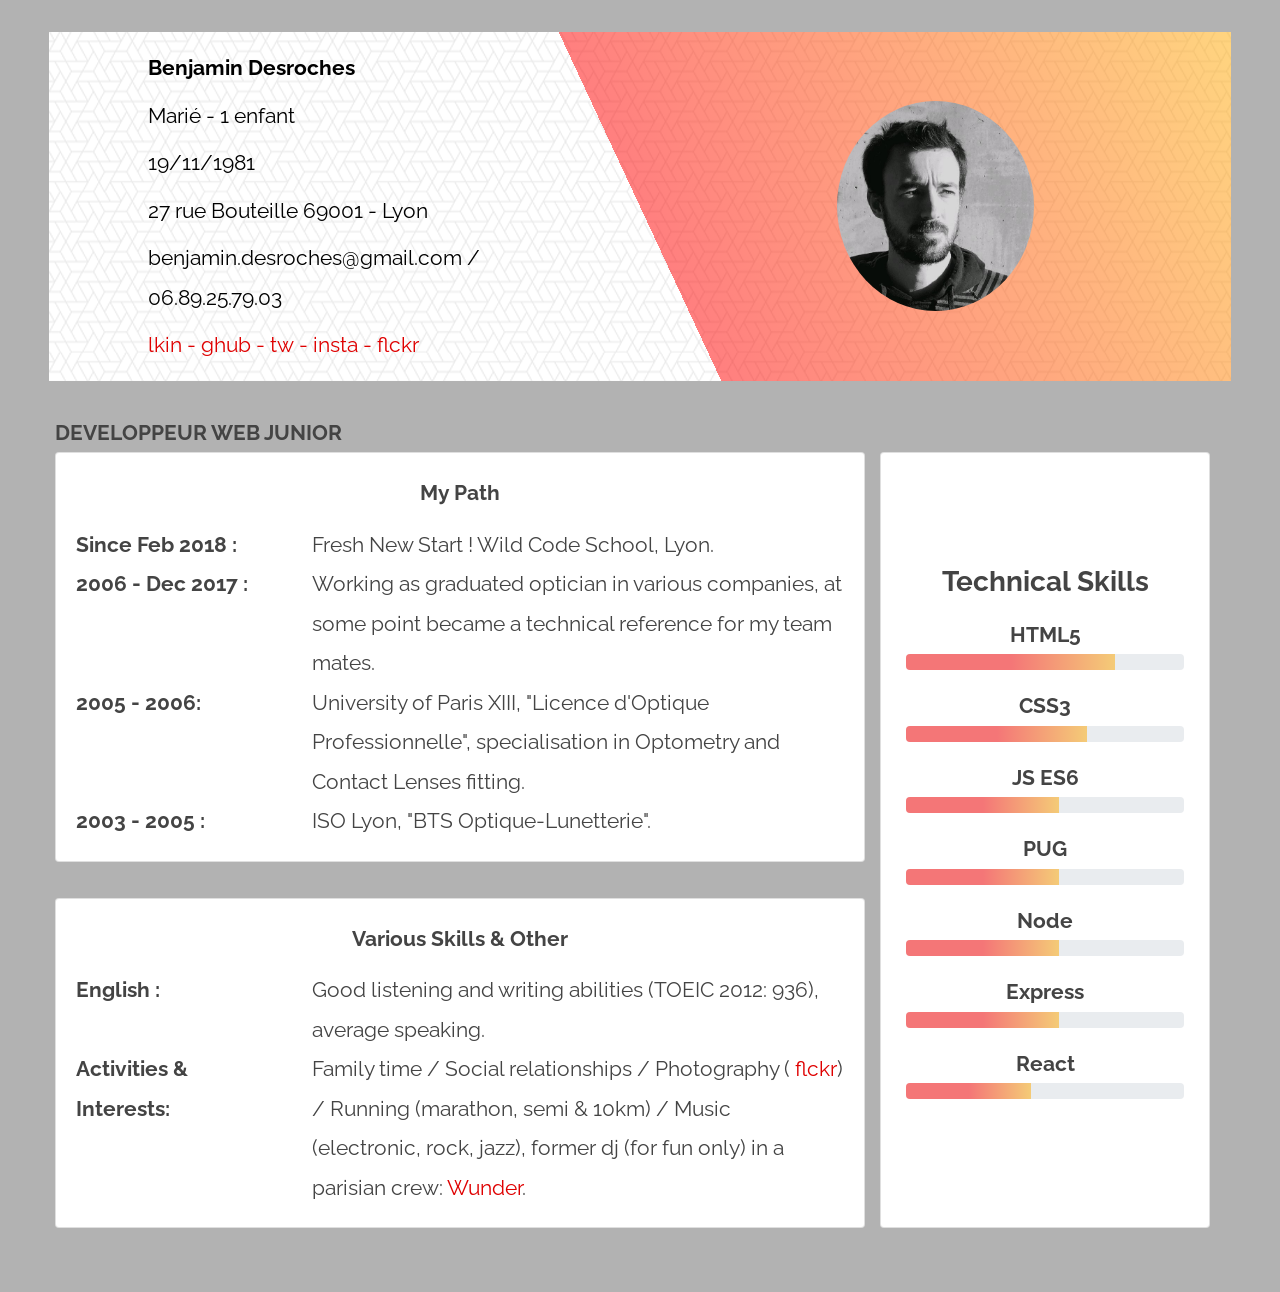
<file: index.html>
<!DOCTYPE html>
<html lang="fr">

<head>
    <meta charset="UTF-8">
    <meta name="viewport" content="width=device-width, initial-scale=1.0">
    <meta http-equiv="X-UA-Compatible" content="ie=edge">
    <link rel="icon" type="image/png" href="images/icon.png" />
    <link rel="stylesheet" href="https://stackpath.bootstrapcdn.com/bootstrap/4.1.1/css/bootstrap.min.css">
    <link href="https://fonts.googleapis.com/css?family=Raleway" rel="stylesheet">
    <link rel="stylesheet" href="style.css">
    <title>CV - 2018</title>
</head>

<body>
    <section class="header container-fluid">
        <div class="row justify-content-center photobox-sm">

            <!-- Photo displays only on small medium and small devices -->
            <div class="col-5 header-box_right--photobox d-lg-none">
                <img src="./images/CV_photo.jpeg" alt="CV" class="header-box_img img-fluid">
            </div>

        </div>

        <div class="header-box row">
            <div class="header-box_left col">
                <div class="row justify-content-center header-box_left--row">
                    <div class="col-11 col-md-8 header-box_left--contactbox">
                        <div class="row id-box id-box_name">Benjamin Desroches</div>
                        <div class="row id-box id-box_statut">Marié - 1 enfant</div>
                        <div class="row id-box id-box_birth">19/11/1981</div>
                        <div class="row id-box id-box_address">27 rue Bouteille 69001 - Lyon</div>
                        <div class="row id-box id-box_contact">benjamin.desroches@gmail.com / 06.89.25.79.03</div>
                        <div class="row id-box id-box_social">
                            <a href="http://www.linkedin.com/in/benjamin-desroches-817aaa111" target="_blank">lkin&nbsp;</a> -
                            <a href="https://github.com/BenOtsoa" target="_blank">&nbsp;ghub&nbsp;</a> -
                            <a href="https://twitter.com/BenOtsoa" target="_blank">&nbsp;tw&nbsp;</a> -
                            <a href="https://www.instagram.com/otsoadsrchs/" target="_blank">&nbsp;insta&nbsp;</a> -
                            <a href="https://www.flickr.com/photos/111772429@N08" target="_blank">&nbsp;flckr</a>
                        </div>
                    </div>
                </div>
            </div>

            <!-- Photo displays on large devices -->
            <div class="header-box_right col d-none d-lg-block align-self-center">
                <div class="row justify-content-center">
                    <div class="col-4 header-box_right--photobox">
                        <img src="./images/CV_photo.jpeg" alt="CV" class="header-box_img img-fluid">
                    </div>
                </div>
            </div>

        </div>
    </section>

    <section class="cursus container">
        <div class="row"> DEVELOPPEUR WEB JUNIOR </div>
        <div class="row d-flex justify-content-between">
            <div class="col-lg-8 d-flex align-content-between flex-wrap">
                <div class="row card-row">
                    <div class="card">
                        <div class="card-body">
                            <div class="card-title">My Path</div>
                            <div class="card-text cursus-list">
                                <div class="row sm-layout_card">
                                    <div class="col-md-4 col-lg">Since Feb 2018 : </div>
                                    <div class="col-md col-lg-8 list-text">Fresh New Start ! Wild Code School, Lyon.</div>
                                </div>
                                <div class="row sm-layout_card">
                                    <div class="col-md-4 col-lg">2006 - Dec 2017 : </div>
                                    <div class="col-md col-lg-8 list-text">Working as graduated optician in various companies, at some point became a technical
                                        reference for my team mates.
                                    </div>
                                </div>
                                <div class="row sm-layout_card">
                                    <div class="col-md-4 col-lg">2005 - 2006: </div>
                                    <div class="col-md col-lg-8 list-text">University of Paris XIII, "Licence d'Optique Professionnelle", specialisation in Optometry
                                        and Contact Lenses fitting.</div>
                                </div>
                                <div class="row sm-layout_card">
                                    <div class="col-md-4 col-lg">2003 - 2005 : </div>
                                    <div class="col-md col-lg-8 list-text">ISO Lyon, "BTS Optique-Lunetterie".</div>
                                </div>
                            </div>
                        </div>
                    </div>
                </div>
                <div class="row">
                    <div class="card card-row">
                        <div class="card-body">
                            <div class="card-title">Various Skills & Other</div>
                            <div class="card-text cursus-list">
                                <div class="row sm-layout_card">
                                    <div class="col-md-4 col-lg">English : </div>
                                    <div class="col-md col-lg-8 list-text">Good listening and writing abilities (TOEIC 2012: 936), average speaking.</div>
                                </div>
                                <div class="row sm-layout_card">
                                    <div class="col-md-4 col-lg">Activities & Interests: </div>
                                    <div class="col-md col-lg-8 list-text">Family time / Social relationships / Photography (
                                        <a href="https://www.flickr.com/photos/111772429@N08" target="_blank">flckr</a>) / Running (marathon, semi & 10km) / Music (electronic, rock, jazz), former
                                        dj (for fun only) in a parisian crew:
                                        <a href="https://www.facebook.com/collectif.wunder/" target="_blank">Wunder</a>.
                                    </div>
                                </div>
                            </div>
                        </div>
                    </div>
                </div>
            </div>
            <div class="col">
                <div class="card technical-skills">
                    <h3 id="technical-skills_title">Technical Skills</h3>
                    <div>HTML5</div>
                    <div class="progress progress-style">
                        <div class="progress-bar progress-custom" role="progressbar" aria-valuenow="50" aria-valuemin="0" aria-valuemax="100" style="width:75%">
                            &nbsp;
                        </div>
                    </div>
                    <div>CSS3</div>
                    <div class="progress progress-style">
                        <div class="progress-bar progress-custom" role="progressbar" aria-valuenow="50" aria-valuemin="0" aria-valuemax="100" style="width:65%">
                        </div>
                    </div>
                    <div>JS ES6</div>
                    <div class="progress progress-style">
                        <div class="progress-bar progress-custom" role="progressbar" aria-valuenow="50" aria-valuemin="0" aria-valuemax="100" style="width:55%">
                        </div>
                    </div>
                    <div>PUG</div>
                    <div class="progress progress-style">
                        <div class="progress-bar progress-custom" role="progressbar" aria-valuenow="50" aria-valuemin="0" aria-valuemax="100" style="width:55%">
                        </div>
                    </div>
                    <div>Node</div>
                    <div class="progress progress-style">
                        <div class="progress-bar progress-custom" role="progressbar" aria-valuenow="50" aria-valuemin="0" aria-valuemax="100" style="width:55%">
                        </div>
                    </div>
                    <div>Express</div>
                    <div class="progress progress-style">
                        <div class="progress-bar progress-custom" role="progressbar" aria-valuenow="50" aria-valuemin="0" aria-valuemax="100" style="width:55%">
                        </div>
                    </div>
                    <div>React</div>
                    <div class="progress progress-style">
                        <div class="progress-bar progress-custom" role="progressbar" aria-valuenow="50" aria-valuemin="0" aria-valuemax="100" style="width:45%">
                        </div>
                    </div>
                </div>
            </div>
        </div>
    </section>

</body>

</html>
</file>
<file: style.css>
*,
*::after,
*::before {
  -webkit-box-sizing: inherit;
  box-sizing: inherit;
}

body {
  margin: 2rem 0;
  font-family: "Raleway", sans-serif;
  font-weight: 400;
  font-size: 1.3rem;
  line-height: 1.9;
  color: rgb(68, 68, 68);
  background-color: rgba(0, 0, 0, 0.3);
}

a,
a:hover {
  color: #777;
}

/* ------------ HEADER ----------- */
.header {
  width: 90vw;
  padding: 0;
  margin: auto;
  color: rgb(0, 0, 0);
}

.header-box_left--contactbox {
  padding: 0.5rem 0;
}

.id-box {
  margin: 0.5rem 0;
}

.id-box_name {
  font-weight: bold;
}

.id-box_social,
.id-box_social > a {
  color: rgb(223, 0, 0);
}

.header-box_img {
  width: 100%;
  height: auto;
  padding: 1rem 0;
  border-radius: 100%;
}

/* ------------ CURSUS ----------- */

.cursus {
  text-align: center;
  padding: 2rem 0;
  font-weight: bold;
}

.cursus-list {
  text-align: left;
}

.list-text {
  font-weight: lighter;
}

.list-text > a {
  color: rgb(223, 0, 0);
}

.skills-description {
  font-weight: lighter;
  text-align: left;
}

.various-text {
  font-weight: lighter;
}

.technical-skills {
  padding: 7rem 0;
}

#technical-skills_title {
  margin-bottom: 1rem;
  font-weight: bold;
}

.progress-style {
  width: 85%;
  margin: auto;
  margin-bottom: 1rem;
}

.progress-custom {
  background-color: transparent !important;
  background: -webkit-gradient(
    linear,
    left top,
    right top,
    color-stop(50%, rgba(255, 0, 0, 0.5)),
    to(rgba(255, 170, 0, 0.5))
  );
  background: linear-gradient(
    to right,
    rgba(255, 0, 0, 0.5) 50%,
    rgba(255, 170, 0, 0.5) 100%
  );
  content: " ";
}

@media (max-width: 992px) {
  .header-box {
    background-color: rgb(250, 250, 250);
    border: none;
  }
  .sm-layout_card {
    text-align: center;
    padding: 0.5rem;
  }

  .photobox-sm {
    background-image: linear-gradient(
        65deg,
        transparent 50%,
        rgba(255, 0, 0, 0.5) 50%,
        rgba(255, 170, 0, 0.5) 100%
      ),
      url(./images/what-the-hex.png);
  }

  .card-row {
    margin-bottom: 2rem;
  }

  .technical-skills {
    padding: 1rem 0;
  }
}

@media (min-width: 992px) {
  .header-box {
    background-image: linear-gradient(
        65deg,
        transparent 50%,
        rgba(255, 0, 0, 0.5) 50%,
        rgba(255, 170, 0, 0.5) 100%
      ),
      url(./images/what-the-hex.png);
  }
  .photobox-sm {
    border: none;
  }
}
</file>
